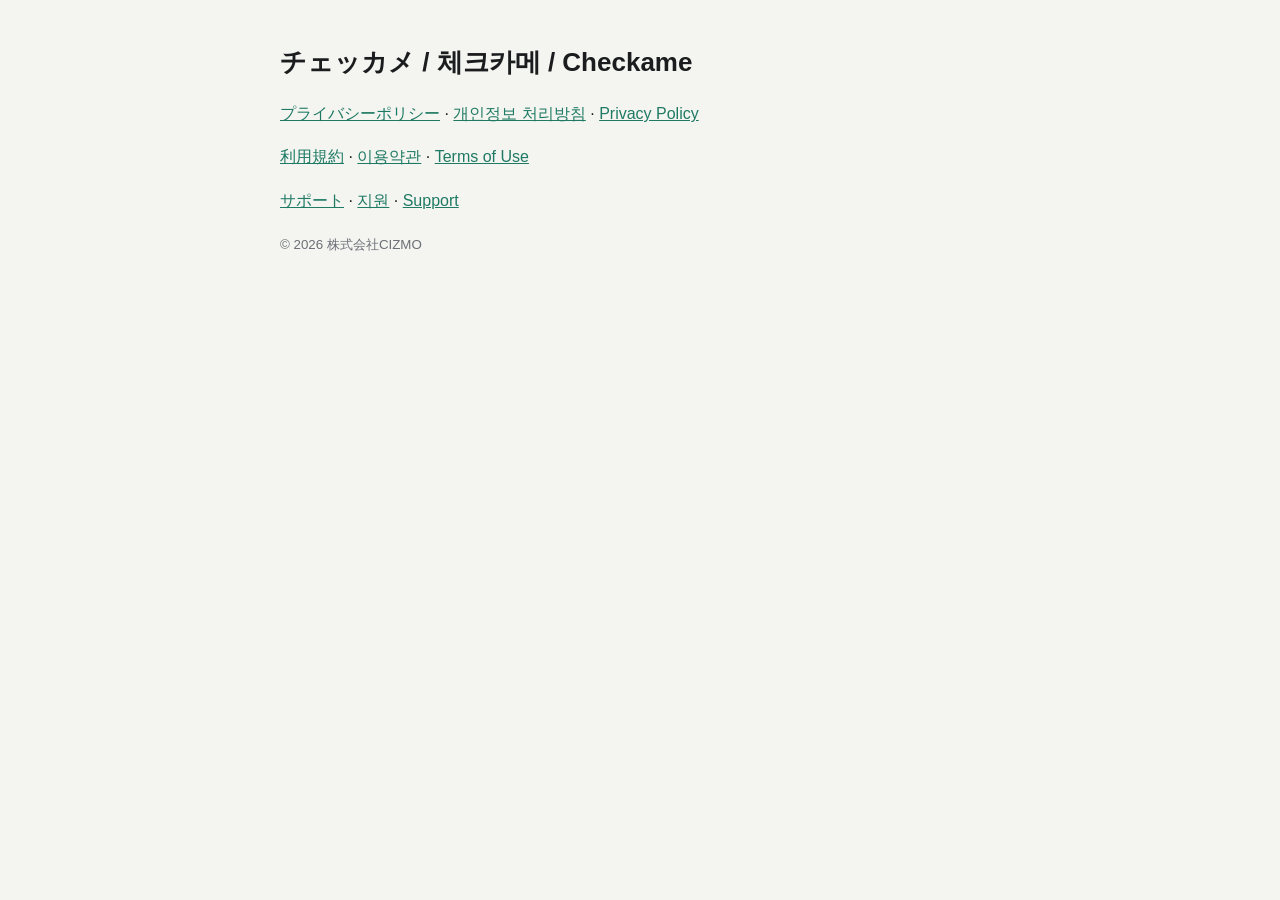
<file: checkame/index.html>
<!doctype html><html lang="ja"><head><meta charset="utf-8"><meta name="viewport" content="width=device-width,initial-scale=1"><title>チェッカメ</title><style>
:root{--accent:#1E7A63;--ink:#1B1C1E;--sub:#6B7076;--bg:#F4F4F1;--line:#E5E5E1}
body{margin:0;background:var(--bg);color:var(--ink);font:16px/1.7 -apple-system,"Hiragino Sans","Apple SD Gothic Neo",sans-serif}
main{max-width:720px;margin:0 auto;padding:40px 20px 80px}
h1{font-size:26px;margin:0 0 4px}h2{font-size:18px;margin:32px 0 8px;color:var(--accent)}
p,li{color:var(--ink)}small{color:var(--sub)}
.card{background:#fff;border:1px solid var(--line);border-radius:12px;padding:20px 24px;margin:16px 0}
nav a{color:var(--sub);margin-right:12px;text-decoration:none}nav a.on{color:var(--accent);font-weight:600}
a{color:var(--accent)}
</style></head><body><main><h1>チェッカメ / 체크카메 / Checkame</h1><p><a href="privacy.ja.html">プライバシーポリシー</a> · <a href="privacy.ko.html">개인정보 처리방침</a> · <a href="privacy.en.html">Privacy Policy</a></p><p><a href="terms.ja.html">利用規約</a> · <a href="terms.ko.html">이용약관</a> · <a href="terms.en.html">Terms of Use</a></p><p><a href="support.ja.html">サポート</a> · <a href="support.ko.html">지원</a> · <a href="support.en.html">Support</a></p><p><small>© 2026 株式会社CIZMO</small></p></main></body></html>
</file>
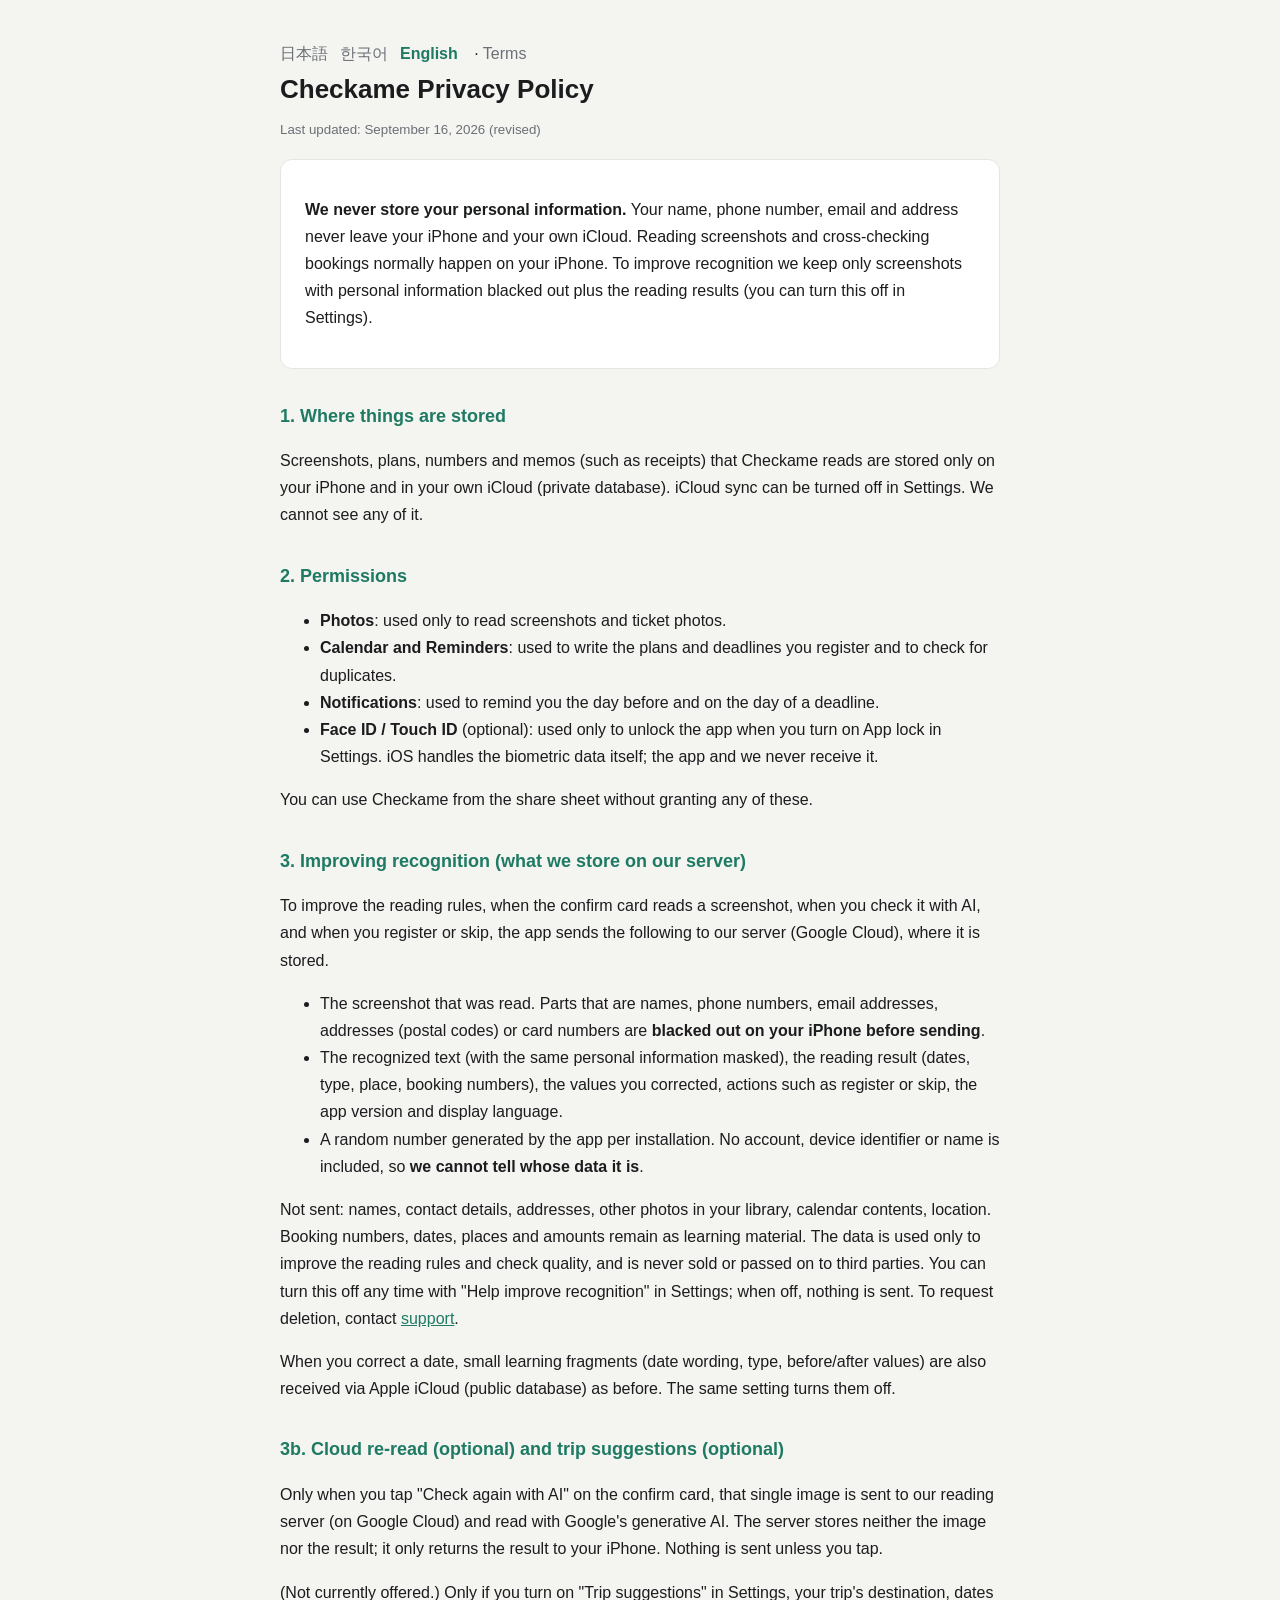
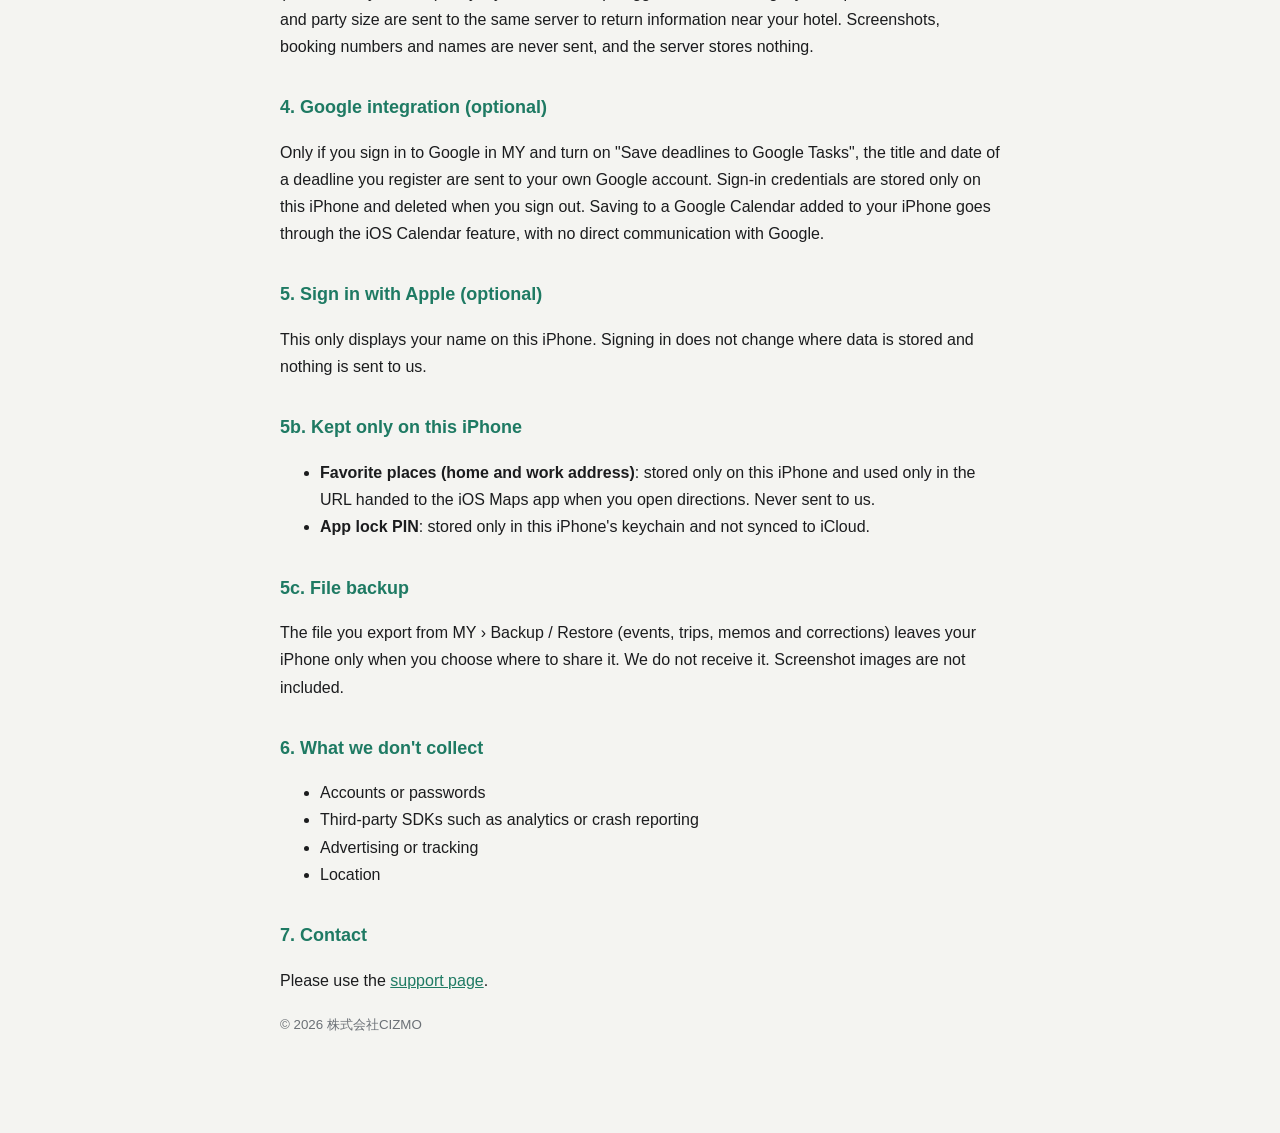
<file: checkame/privacy.en.html>
<!doctype html><html lang="en"><head><meta charset="utf-8"><meta name="viewport" content="width=device-width,initial-scale=1"><title>Privacy Policy — Checkame</title><style>
:root{--accent:#1E7A63;--ink:#1B1C1E;--sub:#6B7076;--bg:#F4F4F1;--line:#E5E5E1}
body{margin:0;background:var(--bg);color:var(--ink);font:16px/1.7 -apple-system,"Hiragino Sans","Apple SD Gothic Neo",sans-serif}
main{max-width:720px;margin:0 auto;padding:40px 20px 80px}
h1{font-size:26px;margin:0 0 4px}h2{font-size:18px;margin:32px 0 8px;color:var(--accent)}
p,li{color:var(--ink)}small{color:var(--sub)}
.card{background:#fff;border:1px solid var(--line);border-radius:12px;padding:20px 24px;margin:16px 0}
nav a{color:var(--sub);margin-right:12px;text-decoration:none}nav a.on{color:var(--accent);font-weight:600}
a{color:var(--accent)}
</style></head><body><main><nav><a href="privacy.ja.html" class="">日本語</a><a href="privacy.ko.html" class="">한국어</a><a href="privacy.en.html" class="on">English</a> · <a href="terms.en.html">Terms</a></nav>
<h1>Checkame Privacy Policy</h1><small>Last updated: September 16, 2026 (revised)</small>
<div class="card"><p><b>We never store your personal information.</b> Your name, phone number, email and address never leave your iPhone and your own iCloud. Reading screenshots and cross-checking bookings normally happen on your iPhone. To improve recognition we keep only screenshots with personal information blacked out plus the reading results (you can turn this off in Settings).</p></div>
<h2>1. Where things are stored</h2><p>Screenshots, plans, numbers and memos (such as receipts) that Checkame reads are stored only on your iPhone and in your own iCloud (private database). iCloud sync can be turned off in Settings. We cannot see any of it.</p>
<h2>2. Permissions</h2><ul><li><b>Photos</b>: used only to read screenshots and ticket photos.</li><li><b>Calendar and Reminders</b>: used to write the plans and deadlines you register and to check for duplicates.</li><li><b>Notifications</b>: used to remind you the day before and on the day of a deadline.</li><li><b>Face ID / Touch ID</b> (optional): used only to unlock the app when you turn on App lock in Settings. iOS handles the biometric data itself; the app and we never receive it.</li></ul><p>You can use Checkame from the share sheet without granting any of these.</p>
<h2>3. Improving recognition (what we store on our server)</h2><p>To improve the reading rules, when the confirm card reads a screenshot, when you check it with AI, and when you register or skip, the app sends the following to our server (Google Cloud), where it is stored.</p><ul><li>The screenshot that was read. Parts that are names, phone numbers, email addresses, addresses (postal codes) or card numbers are <b>blacked out on your iPhone before sending</b>.</li><li>The recognized text (with the same personal information masked), the reading result (dates, type, place, booking numbers), the values you corrected, actions such as register or skip, the app version and display language.</li><li>A random number generated by the app per installation. No account, device identifier or name is included, so <b>we cannot tell whose data it is</b>.</li></ul><p>Not sent: names, contact details, addresses, other photos in your library, calendar contents, location. Booking numbers, dates, places and amounts remain as learning material. The data is used only to improve the reading rules and check quality, and is never sold or passed on to third parties. You can turn this off any time with "Help improve recognition" in Settings; when off, nothing is sent. To request deletion, contact <a href="support.en.html">support</a>.</p><p>When you correct a date, small learning fragments (date wording, type, before/after values) are also received via Apple iCloud (public database) as before. The same setting turns them off.</p>
<h2>3b. Cloud re-read (optional) and trip suggestions (optional)</h2><p>Only when you tap "Check again with AI" on the confirm card, that single image is sent to our reading server (on Google Cloud) and read with Google's generative AI. The server stores neither the image nor the result; it only returns the result to your iPhone. Nothing is sent unless you tap.</p><p>(Not currently offered.) Only if you turn on "Trip suggestions" in Settings, your trip's destination, dates and party size are sent to the same server to return information near your hotel. Screenshots, booking numbers and names are never sent, and the server stores nothing.</p>
<h2>4. Google integration (optional)</h2><p>Only if you sign in to Google in MY and turn on "Save deadlines to Google Tasks", the title and date of a deadline you register are sent to your own Google account. Sign-in credentials are stored only on this iPhone and deleted when you sign out. Saving to a Google Calendar added to your iPhone goes through the iOS Calendar feature, with no direct communication with Google.</p>
<h2>5. Sign in with Apple (optional)</h2><p>This only displays your name on this iPhone. Signing in does not change where data is stored and nothing is sent to us.</p>
<h2>5b. Kept only on this iPhone</h2><ul><li><b>Favorite places (home and work address)</b>: stored only on this iPhone and used only in the URL handed to the iOS Maps app when you open directions. Never sent to us.</li><li><b>App lock PIN</b>: stored only in this iPhone's keychain and not synced to iCloud.</li></ul><h2>5c. File backup</h2><p>The file you export from MY › Backup / Restore (events, trips, memos and corrections) leaves your iPhone only when you choose where to share it. We do not receive it. Screenshot images are not included.</p><h2>6. What we don't collect</h2><ul><li>Accounts or passwords</li><li>Third-party SDKs such as analytics or crash reporting</li><li>Advertising or tracking</li><li>Location</li></ul>
<h2>7. Contact</h2><p>Please use the <a href="support.en.html">support page</a>.</p>
<p><small>© 2026 株式会社CIZMO</small></p></main></body></html>
</file>
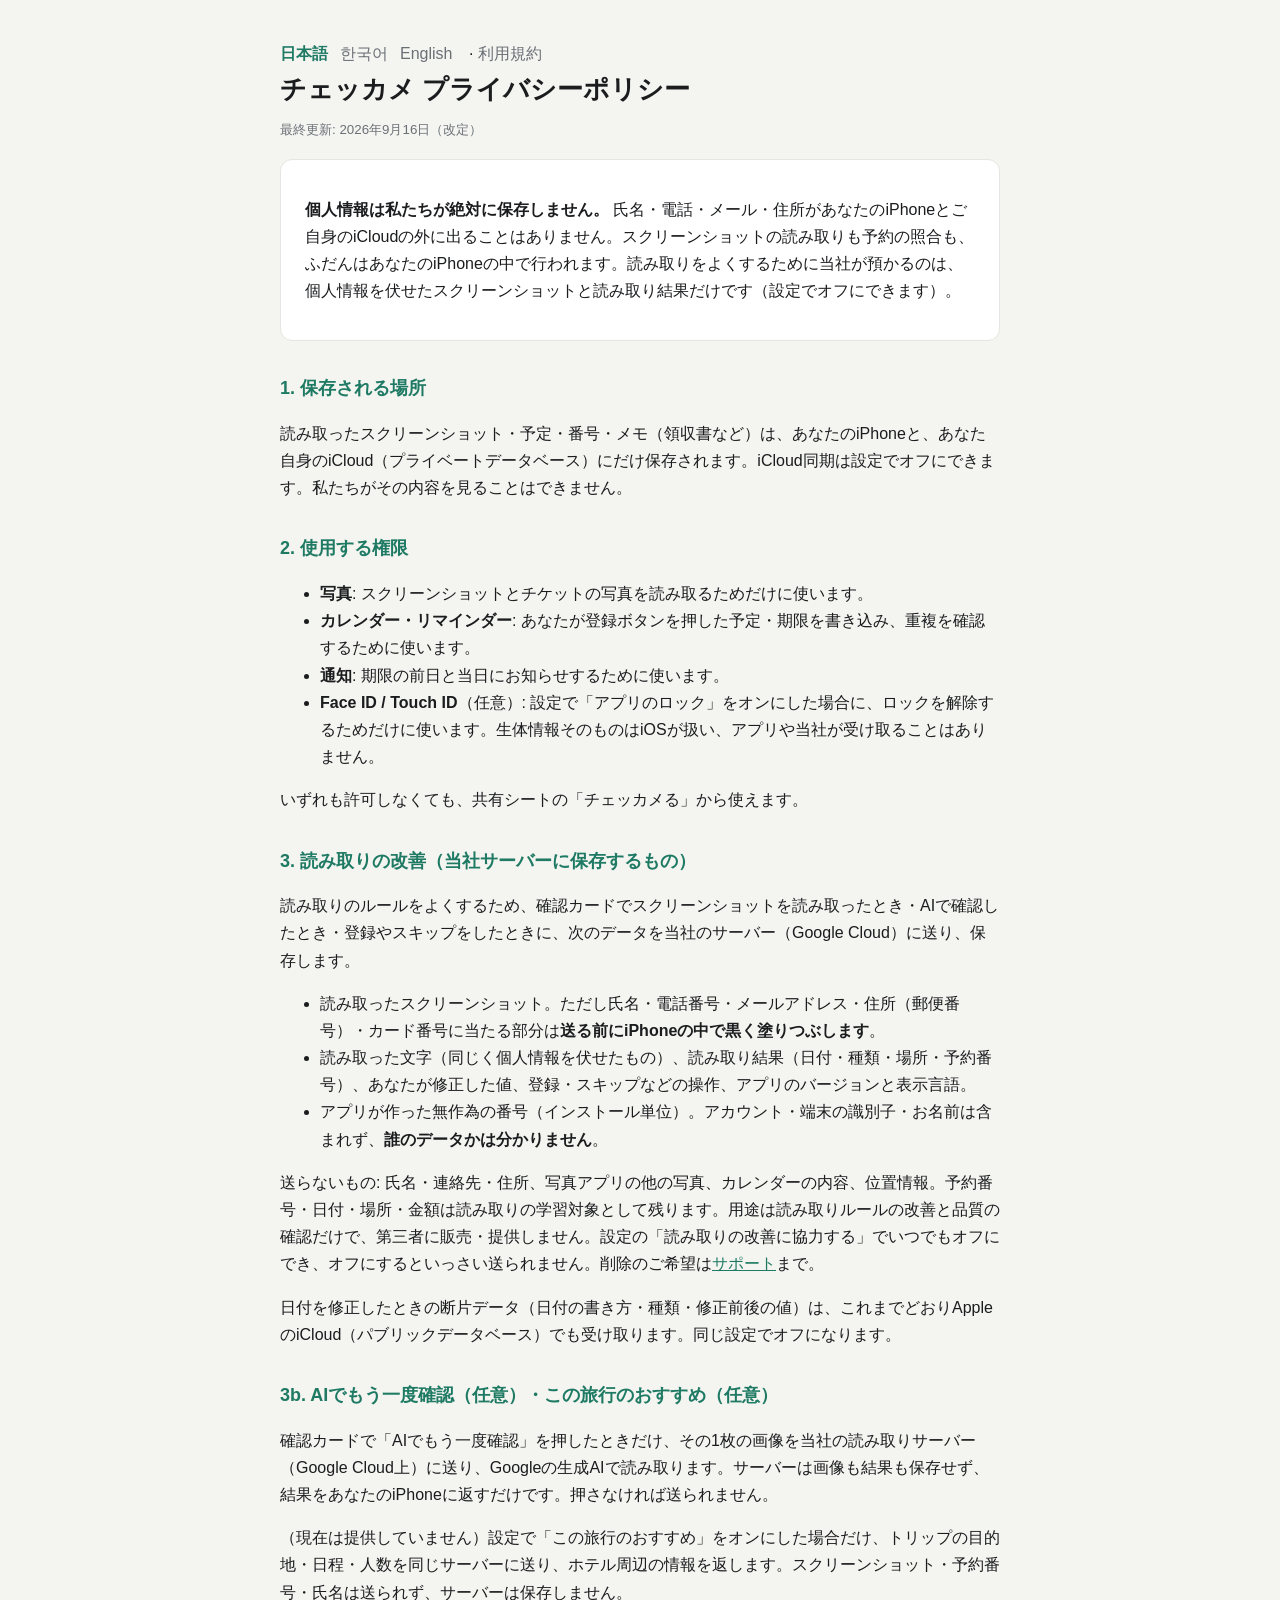
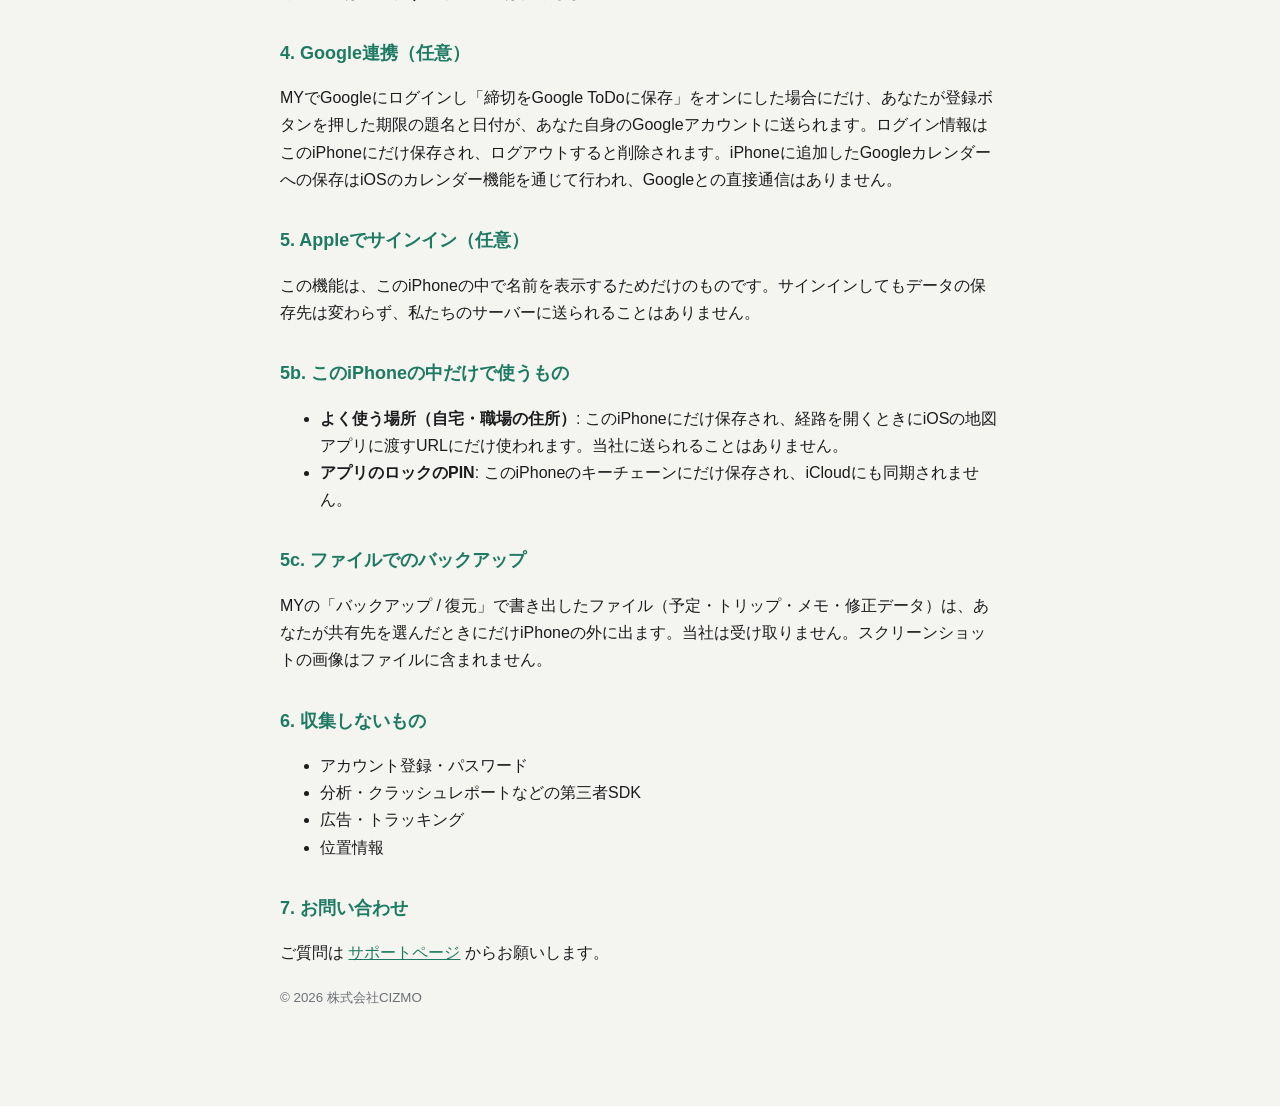
<file: checkame/privacy.ja.html>
<!doctype html><html lang="ja"><head><meta charset="utf-8"><meta name="viewport" content="width=device-width,initial-scale=1"><title>プライバシーポリシー — チェッカメ</title><style>
:root{--accent:#1E7A63;--ink:#1B1C1E;--sub:#6B7076;--bg:#F4F4F1;--line:#E5E5E1}
body{margin:0;background:var(--bg);color:var(--ink);font:16px/1.7 -apple-system,"Hiragino Sans","Apple SD Gothic Neo",sans-serif}
main{max-width:720px;margin:0 auto;padding:40px 20px 80px}
h1{font-size:26px;margin:0 0 4px}h2{font-size:18px;margin:32px 0 8px;color:var(--accent)}
p,li{color:var(--ink)}small{color:var(--sub)}
.card{background:#fff;border:1px solid var(--line);border-radius:12px;padding:20px 24px;margin:16px 0}
nav a{color:var(--sub);margin-right:12px;text-decoration:none}nav a.on{color:var(--accent);font-weight:600}
a{color:var(--accent)}
</style></head><body><main><nav><a href="privacy.ja.html" class="on">日本語</a><a href="privacy.ko.html" class="">한국어</a><a href="privacy.en.html" class="">English</a> · <a href="terms.ja.html">利用規約</a></nav>
<h1>チェッカメ プライバシーポリシー</h1><small>最終更新: 2026年9月16日（改定）</small>
<div class="card"><p><b>個人情報は私たちが絶対に保存しません。</b> 氏名・電話・メール・住所があなたのiPhoneとご自身のiCloudの外に出ることはありません。スクリーンショットの読み取りも予約の照合も、ふだんはあなたのiPhoneの中で行われます。読み取りをよくするために当社が預かるのは、個人情報を伏せたスクリーンショットと読み取り結果だけです（設定でオフにできます）。</p></div>
<h2>1. 保存される場所</h2><p>読み取ったスクリーンショット・予定・番号・メモ（領収書など）は、あなたのiPhoneと、あなた自身のiCloud（プライベートデータベース）にだけ保存されます。iCloud同期は設定でオフにできます。私たちがその内容を見ることはできません。</p>
<h2>2. 使用する権限</h2><ul><li><b>写真</b>: スクリーンショットとチケットの写真を読み取るためだけに使います。</li><li><b>カレンダー・リマインダー</b>: あなたが登録ボタンを押した予定・期限を書き込み、重複を確認するために使います。</li><li><b>通知</b>: 期限の前日と当日にお知らせするために使います。</li><li><b>Face ID / Touch ID</b>（任意）: 設定で「アプリのロック」をオンにした場合に、ロックを解除するためだけに使います。生体情報そのものはiOSが扱い、アプリや当社が受け取ることはありません。</li></ul><p>いずれも許可しなくても、共有シートの「チェッカメる」から使えます。</p>
<h2>3. 読み取りの改善（当社サーバーに保存するもの）</h2><p>読み取りのルールをよくするため、確認カードでスクリーンショットを読み取ったとき・AIで確認したとき・登録やスキップをしたときに、次のデータを当社のサーバー（Google Cloud）に送り、保存します。</p><ul><li>読み取ったスクリーンショット。ただし氏名・電話番号・メールアドレス・住所（郵便番号）・カード番号に当たる部分は<b>送る前にiPhoneの中で黒く塗りつぶします</b>。</li><li>読み取った文字（同じく個人情報を伏せたもの）、読み取り結果（日付・種類・場所・予約番号）、あなたが修正した値、登録・スキップなどの操作、アプリのバージョンと表示言語。</li><li>アプリが作った無作為の番号（インストール単位）。アカウント・端末の識別子・お名前は含まれず、<b>誰のデータかは分かりません</b>。</li></ul><p>送らないもの: 氏名・連絡先・住所、写真アプリの他の写真、カレンダーの内容、位置情報。予約番号・日付・場所・金額は読み取りの学習対象として残ります。用途は読み取りルールの改善と品質の確認だけで、第三者に販売・提供しません。設定の「読み取りの改善に協力する」でいつでもオフにでき、オフにするといっさい送られません。削除のご希望は<a href="support.ja.html">サポート</a>まで。</p><p>日付を修正したときの断片データ（日付の書き方・種類・修正前後の値）は、これまでどおりAppleのiCloud（パブリックデータベース）でも受け取ります。同じ設定でオフになります。</p>
<h2>3b. AIでもう一度確認（任意）・この旅行のおすすめ（任意）</h2><p>確認カードで「AIでもう一度確認」を押したときだけ、その1枚の画像を当社の読み取りサーバー（Google Cloud上）に送り、Googleの生成AIで読み取ります。サーバーは画像も結果も保存せず、結果をあなたのiPhoneに返すだけです。押さなければ送られません。</p><p>（現在は提供していません）設定で「この旅行のおすすめ」をオンにした場合だけ、トリップの目的地・日程・人数を同じサーバーに送り、ホテル周辺の情報を返します。スクリーンショット・予約番号・氏名は送られず、サーバーは保存しません。</p>
<h2>4. Google連携（任意）</h2><p>MYでGoogleにログインし「締切をGoogle ToDoに保存」をオンにした場合にだけ、あなたが登録ボタンを押した期限の題名と日付が、あなた自身のGoogleアカウントに送られます。ログイン情報はこのiPhoneにだけ保存され、ログアウトすると削除されます。iPhoneに追加したGoogleカレンダーへの保存はiOSのカレンダー機能を通じて行われ、Googleとの直接通信はありません。</p>
<h2>5. Appleでサインイン（任意）</h2><p>この機能は、このiPhoneの中で名前を表示するためだけのものです。サインインしてもデータの保存先は変わらず、私たちのサーバーに送られることはありません。</p>
<h2>5b. このiPhoneの中だけで使うもの</h2><ul><li><b>よく使う場所（自宅・職場の住所）</b>: このiPhoneにだけ保存され、経路を開くときにiOSの地図アプリに渡すURLにだけ使われます。当社に送られることはありません。</li><li><b>アプリのロックのPIN</b>: このiPhoneのキーチェーンにだけ保存され、iCloudにも同期されません。</li></ul><h2>5c. ファイルでのバックアップ</h2><p>MYの「バックアップ / 復元」で書き出したファイル（予定・トリップ・メモ・修正データ）は、あなたが共有先を選んだときにだけiPhoneの外に出ます。当社は受け取りません。スクリーンショットの画像はファイルに含まれません。</p><h2>6. 収集しないもの</h2><ul><li>アカウント登録・パスワード</li><li>分析・クラッシュレポートなどの第三者SDK</li><li>広告・トラッキング</li><li>位置情報</li></ul>
<h2>7. お問い合わせ</h2><p>ご質問は <a href="support.ja.html">サポートページ</a> からお願いします。</p>
<p><small>© 2026 株式会社CIZMO</small></p></main></body></html>
</file>
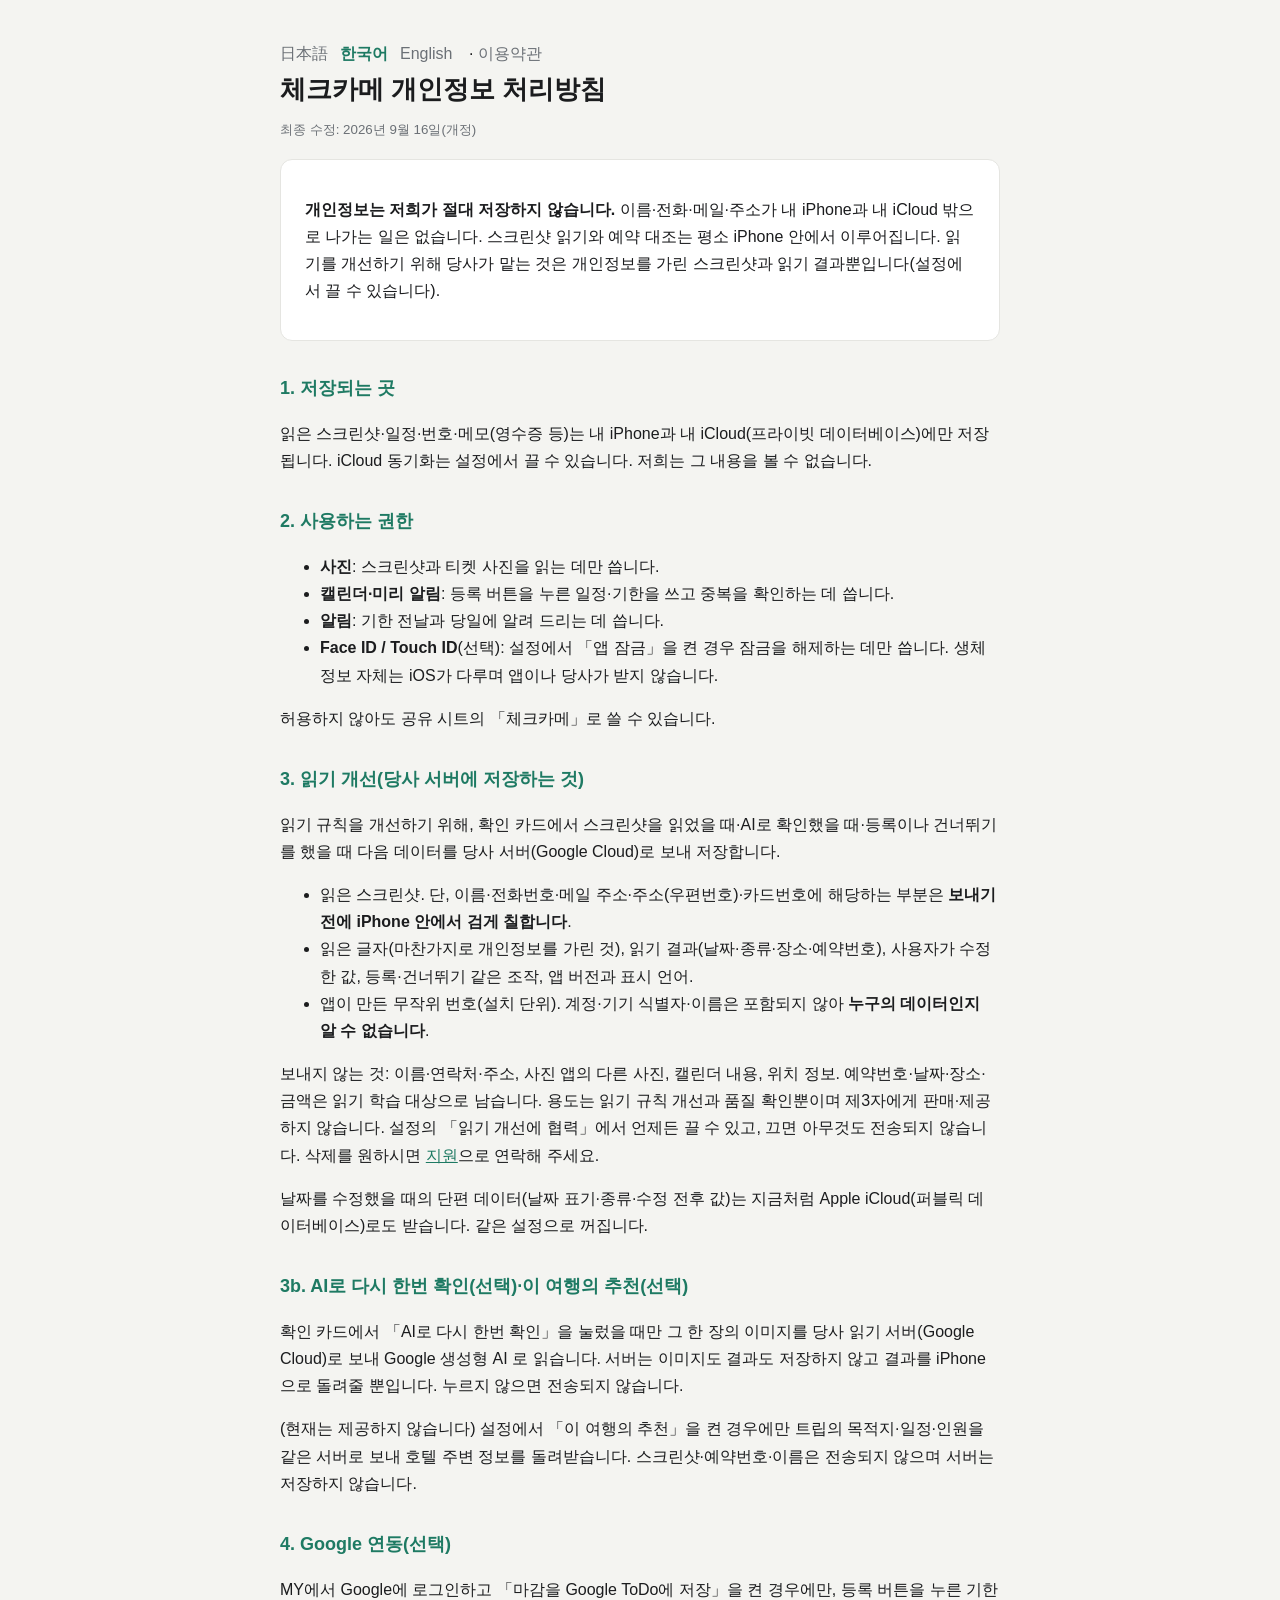
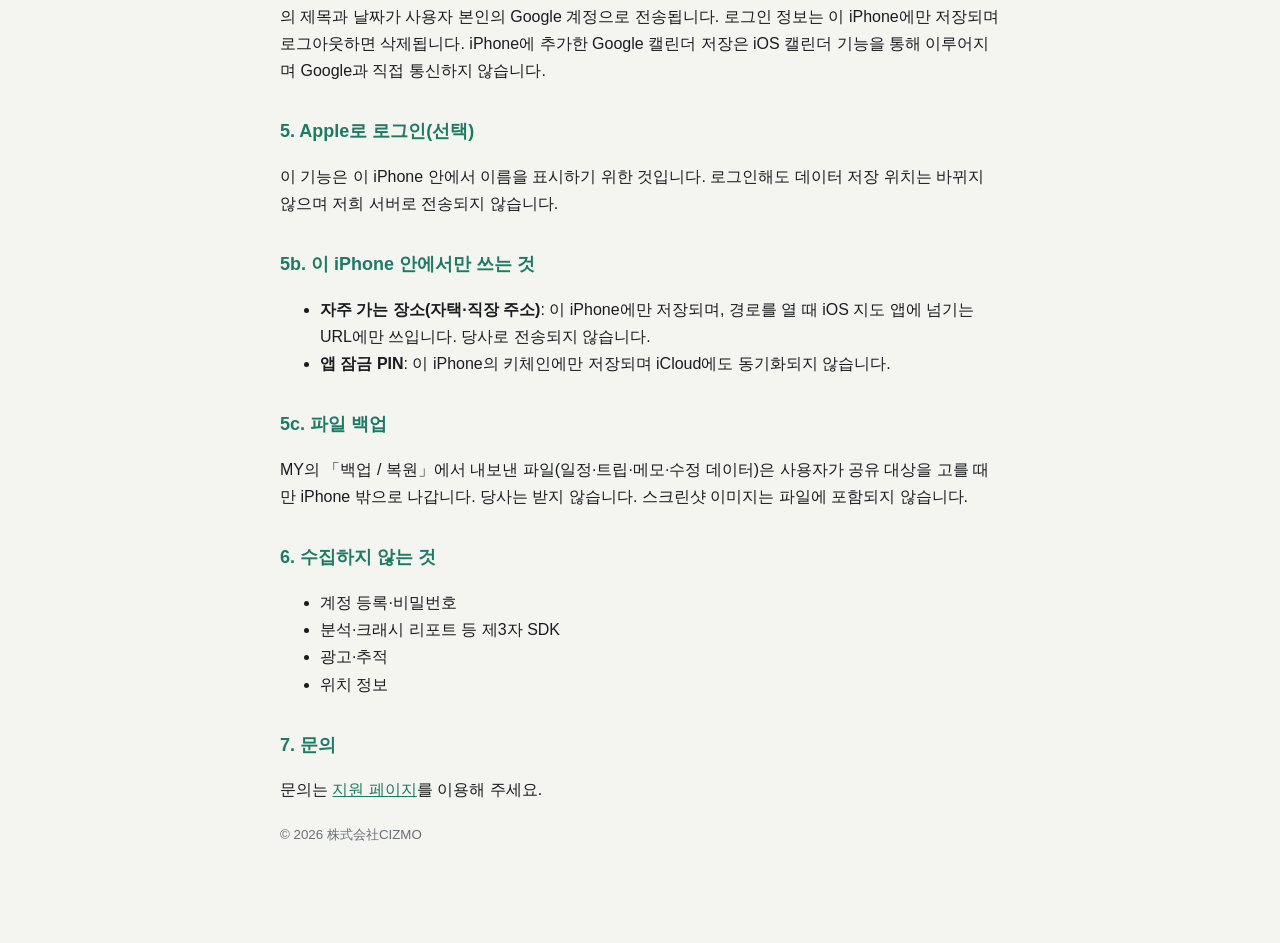
<file: checkame/privacy.ko.html>
<!doctype html><html lang="ko"><head><meta charset="utf-8"><meta name="viewport" content="width=device-width,initial-scale=1"><title>개인정보 처리방침 — 체크카메</title><style>
:root{--accent:#1E7A63;--ink:#1B1C1E;--sub:#6B7076;--bg:#F4F4F1;--line:#E5E5E1}
body{margin:0;background:var(--bg);color:var(--ink);font:16px/1.7 -apple-system,"Hiragino Sans","Apple SD Gothic Neo",sans-serif}
main{max-width:720px;margin:0 auto;padding:40px 20px 80px}
h1{font-size:26px;margin:0 0 4px}h2{font-size:18px;margin:32px 0 8px;color:var(--accent)}
p,li{color:var(--ink)}small{color:var(--sub)}
.card{background:#fff;border:1px solid var(--line);border-radius:12px;padding:20px 24px;margin:16px 0}
nav a{color:var(--sub);margin-right:12px;text-decoration:none}nav a.on{color:var(--accent);font-weight:600}
a{color:var(--accent)}
</style></head><body><main><nav><a href="privacy.ja.html" class="">日本語</a><a href="privacy.ko.html" class="on">한국어</a><a href="privacy.en.html" class="">English</a> · <a href="terms.ko.html">이용약관</a></nav>
<h1>체크카메 개인정보 처리방침</h1><small>최종 수정: 2026년 9월 16일(개정)</small>
<div class="card"><p><b>개인정보는 저희가 절대 저장하지 않습니다.</b> 이름·전화·메일·주소가 내 iPhone과 내 iCloud 밖으로 나가는 일은 없습니다. 스크린샷 읽기와 예약 대조는 평소 iPhone 안에서 이루어집니다. 읽기를 개선하기 위해 당사가 맡는 것은 개인정보를 가린 스크린샷과 읽기 결과뿐입니다(설정에서 끌 수 있습니다).</p></div>
<h2>1. 저장되는 곳</h2><p>읽은 스크린샷·일정·번호·메모(영수증 등)는 내 iPhone과 내 iCloud(프라이빗 데이터베이스)에만 저장됩니다. iCloud 동기화는 설정에서 끌 수 있습니다. 저희는 그 내용을 볼 수 없습니다.</p>
<h2>2. 사용하는 권한</h2><ul><li><b>사진</b>: 스크린샷과 티켓 사진을 읽는 데만 씁니다.</li><li><b>캘린더·미리 알림</b>: 등록 버튼을 누른 일정·기한을 쓰고 중복을 확인하는 데 씁니다.</li><li><b>알림</b>: 기한 전날과 당일에 알려 드리는 데 씁니다.</li><li><b>Face ID / Touch ID</b>(선택): 설정에서 「앱 잠금」을 켠 경우 잠금을 해제하는 데만 씁니다. 생체 정보 자체는 iOS가 다루며 앱이나 당사가 받지 않습니다.</li></ul><p>허용하지 않아도 공유 시트의 「체크카메」로 쓸 수 있습니다.</p>
<h2>3. 읽기 개선(당사 서버에 저장하는 것)</h2><p>읽기 규칙을 개선하기 위해, 확인 카드에서 스크린샷을 읽었을 때·AI로 확인했을 때·등록이나 건너뛰기를 했을 때 다음 데이터를 당사 서버(Google Cloud)로 보내 저장합니다.</p><ul><li>읽은 스크린샷. 단, 이름·전화번호·메일 주소·주소(우편번호)·카드번호에 해당하는 부분은 <b>보내기 전에 iPhone 안에서 검게 칠합니다</b>.</li><li>읽은 글자(마찬가지로 개인정보를 가린 것), 읽기 결과(날짜·종류·장소·예약번호), 사용자가 수정한 값, 등록·건너뛰기 같은 조작, 앱 버전과 표시 언어.</li><li>앱이 만든 무작위 번호(설치 단위). 계정·기기 식별자·이름은 포함되지 않아 <b>누구의 데이터인지 알 수 없습니다</b>.</li></ul><p>보내지 않는 것: 이름·연락처·주소, 사진 앱의 다른 사진, 캘린더 내용, 위치 정보. 예약번호·날짜·장소·금액은 읽기 학습 대상으로 남습니다. 용도는 읽기 규칙 개선과 품질 확인뿐이며 제3자에게 판매·제공하지 않습니다. 설정의 「읽기 개선에 협력」에서 언제든 끌 수 있고, 끄면 아무것도 전송되지 않습니다. 삭제를 원하시면 <a href="support.ko.html">지원</a>으로 연락해 주세요.</p><p>날짜를 수정했을 때의 단편 데이터(날짜 표기·종류·수정 전후 값)는 지금처럼 Apple iCloud(퍼블릭 데이터베이스)로도 받습니다. 같은 설정으로 꺼집니다.</p>
<h2>3b. AI로 다시 한번 확인(선택)·이 여행의 추천(선택)</h2><p>확인 카드에서 「AI로 다시 한번 확인」을 눌렀을 때만 그 한 장의 이미지를 당사 읽기 서버(Google Cloud)로 보내 Google 생성형 AI 로 읽습니다. 서버는 이미지도 결과도 저장하지 않고 결과를 iPhone 으로 돌려줄 뿐입니다. 누르지 않으면 전송되지 않습니다.</p><p>(현재는 제공하지 않습니다) 설정에서 「이 여행의 추천」을 켠 경우에만 트립의 목적지·일정·인원을 같은 서버로 보내 호텔 주변 정보를 돌려받습니다. 스크린샷·예약번호·이름은 전송되지 않으며 서버는 저장하지 않습니다.</p>
<h2>4. Google 연동(선택)</h2><p>MY에서 Google에 로그인하고 「마감을 Google ToDo에 저장」을 켠 경우에만, 등록 버튼을 누른 기한의 제목과 날짜가 사용자 본인의 Google 계정으로 전송됩니다. 로그인 정보는 이 iPhone에만 저장되며 로그아웃하면 삭제됩니다. iPhone에 추가한 Google 캘린더 저장은 iOS 캘린더 기능을 통해 이루어지며 Google과 직접 통신하지 않습니다.</p>
<h2>5. Apple로 로그인(선택)</h2><p>이 기능은 이 iPhone 안에서 이름을 표시하기 위한 것입니다. 로그인해도 데이터 저장 위치는 바뀌지 않으며 저희 서버로 전송되지 않습니다.</p>
<h2>5b. 이 iPhone 안에서만 쓰는 것</h2><ul><li><b>자주 가는 장소(자택·직장 주소)</b>: 이 iPhone에만 저장되며, 경로를 열 때 iOS 지도 앱에 넘기는 URL에만 쓰입니다. 당사로 전송되지 않습니다.</li><li><b>앱 잠금 PIN</b>: 이 iPhone의 키체인에만 저장되며 iCloud에도 동기화되지 않습니다.</li></ul><h2>5c. 파일 백업</h2><p>MY의 「백업 / 복원」에서 내보낸 파일(일정·트립·메모·수정 데이터)은 사용자가 공유 대상을 고를 때만 iPhone 밖으로 나갑니다. 당사는 받지 않습니다. 스크린샷 이미지는 파일에 포함되지 않습니다.</p><h2>6. 수집하지 않는 것</h2><ul><li>계정 등록·비밀번호</li><li>분석·크래시 리포트 등 제3자 SDK</li><li>광고·추적</li><li>위치 정보</li></ul>
<h2>7. 문의</h2><p>문의는 <a href="support.ko.html">지원 페이지</a>를 이용해 주세요.</p>
<p><small>© 2026 株式会社CIZMO</small></p></main></body></html>
</file>
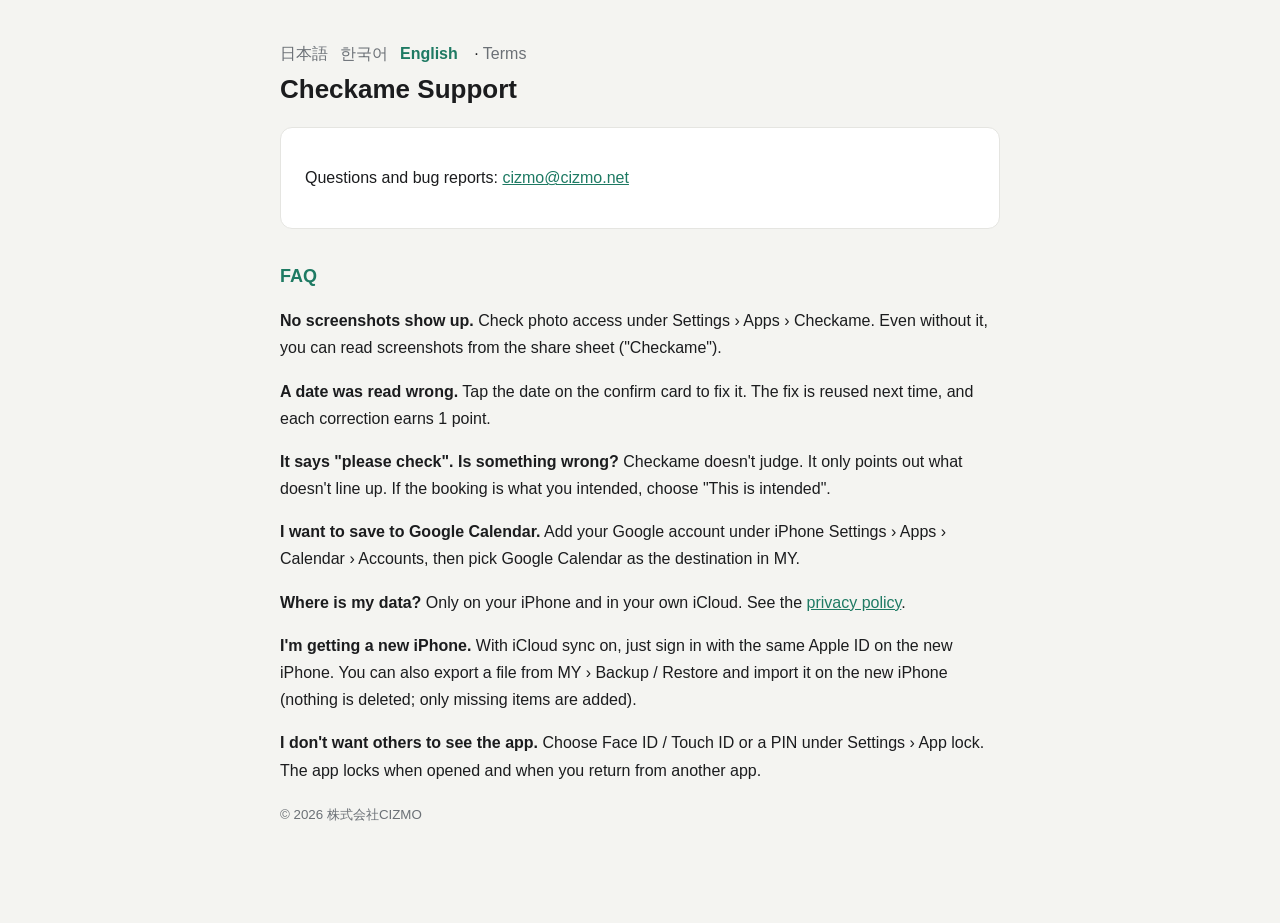
<file: checkame/support.en.html>
<!doctype html><html lang="en"><head><meta charset="utf-8"><meta name="viewport" content="width=device-width,initial-scale=1"><title>Support — Checkame</title><style>
:root{--accent:#1E7A63;--ink:#1B1C1E;--sub:#6B7076;--bg:#F4F4F1;--line:#E5E5E1}
body{margin:0;background:var(--bg);color:var(--ink);font:16px/1.7 -apple-system,"Hiragino Sans","Apple SD Gothic Neo",sans-serif}
main{max-width:720px;margin:0 auto;padding:40px 20px 80px}
h1{font-size:26px;margin:0 0 4px}h2{font-size:18px;margin:32px 0 8px;color:var(--accent)}
p,li{color:var(--ink)}small{color:var(--sub)}
.card{background:#fff;border:1px solid var(--line);border-radius:12px;padding:20px 24px;margin:16px 0}
nav a{color:var(--sub);margin-right:12px;text-decoration:none}nav a.on{color:var(--accent);font-weight:600}
a{color:var(--accent)}
</style></head><body><main><nav><a href="support.ja.html" class="">日本語</a><a href="support.ko.html" class="">한국어</a><a href="support.en.html" class="on">English</a> · <a href="terms.en.html">Terms</a></nav>
<h1>Checkame Support</h1>
<div class="card"><p>Questions and bug reports: <a href="mailto:cizmo@cizmo.net">cizmo@cizmo.net</a></p></div>
<h2>FAQ</h2>
<p><b>No screenshots show up.</b> Check photo access under Settings › Apps › Checkame. Even without it, you can read screenshots from the share sheet ("Checkame").</p>
<p><b>A date was read wrong.</b> Tap the date on the confirm card to fix it. The fix is reused next time, and each correction earns 1 point.</p>
<p><b>It says "please check". Is something wrong?</b> Checkame doesn't judge. It only points out what doesn't line up. If the booking is what you intended, choose "This is intended".</p>
<p><b>I want to save to Google Calendar.</b> Add your Google account under iPhone Settings › Apps › Calendar › Accounts, then pick Google Calendar as the destination in MY.</p>
<p><b>Where is my data?</b> Only on your iPhone and in your own iCloud. See the <a href="privacy.en.html">privacy policy</a>.</p>
<p><b>I'm getting a new iPhone.</b> With iCloud sync on, just sign in with the same Apple ID on the new iPhone. You can also export a file from MY › Backup / Restore and import it on the new iPhone (nothing is deleted; only missing items are added).</p><p><b>I don't want others to see the app.</b> Choose Face ID / Touch ID or a PIN under Settings › App lock. The app locks when opened and when you return from another app.</p><p><small>© 2026 株式会社CIZMO</small></p></main></body></html>
</file>
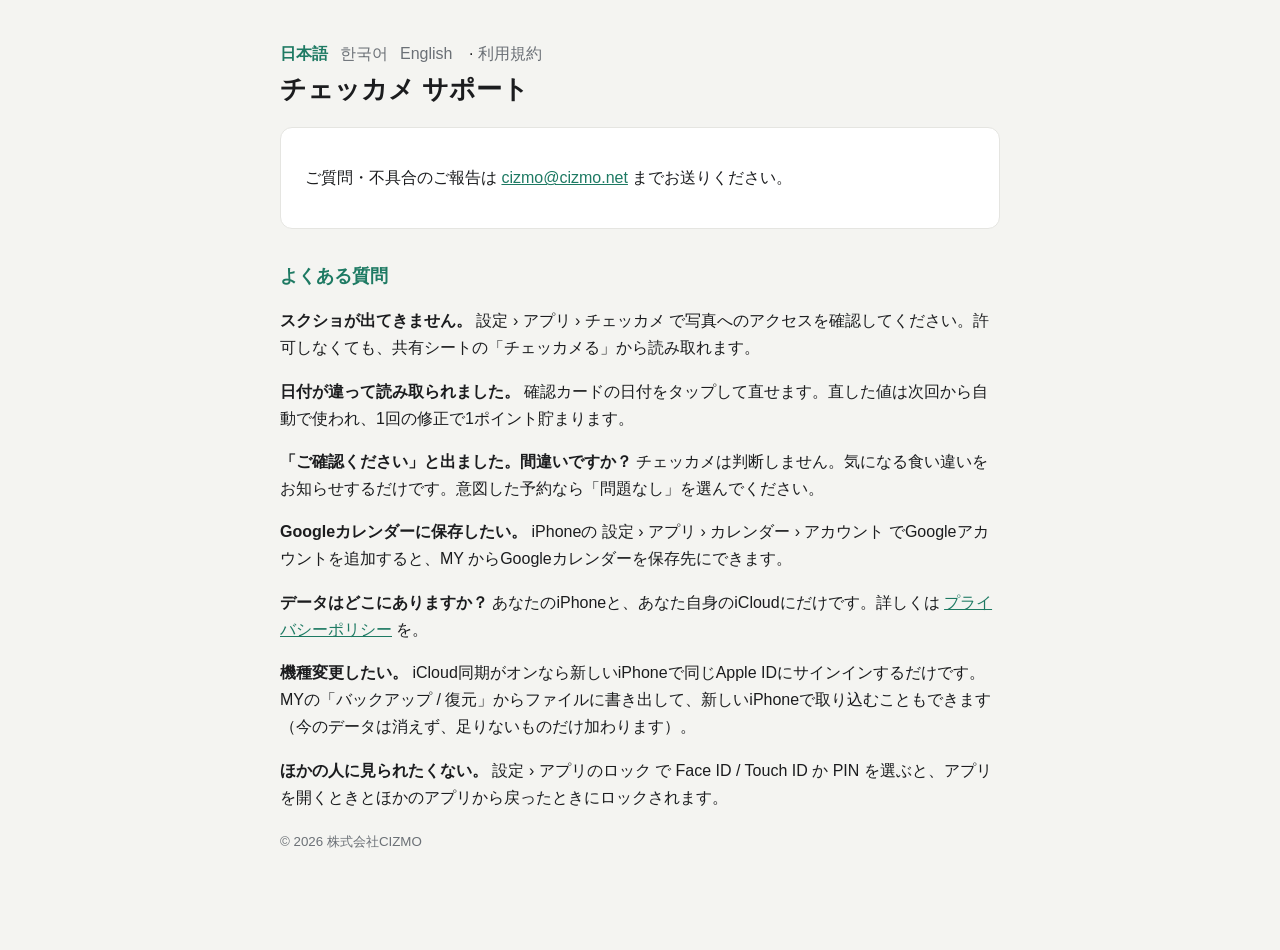
<file: checkame/support.ja.html>
<!doctype html><html lang="ja"><head><meta charset="utf-8"><meta name="viewport" content="width=device-width,initial-scale=1"><title>サポート — チェッカメ</title><style>
:root{--accent:#1E7A63;--ink:#1B1C1E;--sub:#6B7076;--bg:#F4F4F1;--line:#E5E5E1}
body{margin:0;background:var(--bg);color:var(--ink);font:16px/1.7 -apple-system,"Hiragino Sans","Apple SD Gothic Neo",sans-serif}
main{max-width:720px;margin:0 auto;padding:40px 20px 80px}
h1{font-size:26px;margin:0 0 4px}h2{font-size:18px;margin:32px 0 8px;color:var(--accent)}
p,li{color:var(--ink)}small{color:var(--sub)}
.card{background:#fff;border:1px solid var(--line);border-radius:12px;padding:20px 24px;margin:16px 0}
nav a{color:var(--sub);margin-right:12px;text-decoration:none}nav a.on{color:var(--accent);font-weight:600}
a{color:var(--accent)}
</style></head><body><main><nav><a href="support.ja.html" class="on">日本語</a><a href="support.ko.html" class="">한국어</a><a href="support.en.html" class="">English</a> · <a href="terms.ja.html">利用規約</a></nav>
<h1>チェッカメ サポート</h1>
<div class="card"><p>ご質問・不具合のご報告は <a href="mailto:cizmo@cizmo.net">cizmo@cizmo.net</a> までお送りください。</p></div>
<h2>よくある質問</h2>
<p><b>スクショが出てきません。</b> 設定 › アプリ › チェッカメ で写真へのアクセスを確認してください。許可しなくても、共有シートの「チェッカメる」から読み取れます。</p>
<p><b>日付が違って読み取られました。</b> 確認カードの日付をタップして直せます。直した値は次回から自動で使われ、1回の修正で1ポイント貯まります。</p>
<p><b>「ご確認ください」と出ました。間違いですか？</b> チェッカメは判断しません。気になる食い違いをお知らせするだけです。意図した予約なら「問題なし」を選んでください。</p>
<p><b>Googleカレンダーに保存したい。</b> iPhoneの 設定 › アプリ › カレンダー › アカウント でGoogleアカウントを追加すると、MY からGoogleカレンダーを保存先にできます。</p>
<p><b>データはどこにありますか？</b> あなたのiPhoneと、あなた自身のiCloudにだけです。詳しくは <a href="privacy.ja.html">プライバシーポリシー</a> を。</p>
<p><b>機種変更したい。</b> iCloud同期がオンなら新しいiPhoneで同じApple IDにサインインするだけです。MYの「バックアップ / 復元」からファイルに書き出して、新しいiPhoneで取り込むこともできます（今のデータは消えず、足りないものだけ加わります）。</p><p><b>ほかの人に見られたくない。</b> 設定 › アプリのロック で Face ID / Touch ID か PIN を選ぶと、アプリを開くときとほかのアプリから戻ったときにロックされます。</p><p><small>© 2026 株式会社CIZMO</small></p></main></body></html>
</file>
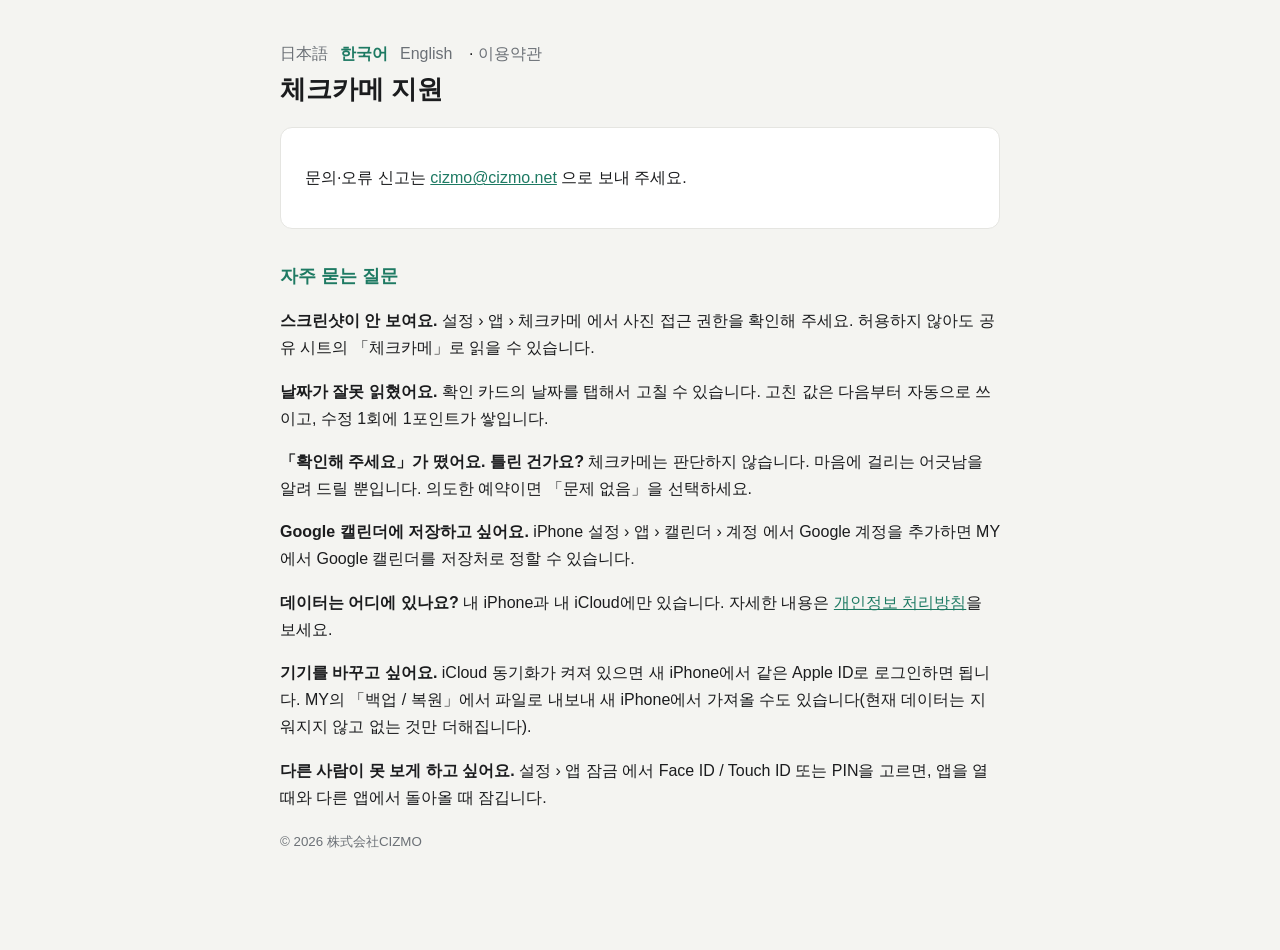
<file: checkame/support.ko.html>
<!doctype html><html lang="ko"><head><meta charset="utf-8"><meta name="viewport" content="width=device-width,initial-scale=1"><title>지원 — 체크카메</title><style>
:root{--accent:#1E7A63;--ink:#1B1C1E;--sub:#6B7076;--bg:#F4F4F1;--line:#E5E5E1}
body{margin:0;background:var(--bg);color:var(--ink);font:16px/1.7 -apple-system,"Hiragino Sans","Apple SD Gothic Neo",sans-serif}
main{max-width:720px;margin:0 auto;padding:40px 20px 80px}
h1{font-size:26px;margin:0 0 4px}h2{font-size:18px;margin:32px 0 8px;color:var(--accent)}
p,li{color:var(--ink)}small{color:var(--sub)}
.card{background:#fff;border:1px solid var(--line);border-radius:12px;padding:20px 24px;margin:16px 0}
nav a{color:var(--sub);margin-right:12px;text-decoration:none}nav a.on{color:var(--accent);font-weight:600}
a{color:var(--accent)}
</style></head><body><main><nav><a href="support.ja.html" class="">日本語</a><a href="support.ko.html" class="on">한국어</a><a href="support.en.html" class="">English</a> · <a href="terms.ko.html">이용약관</a></nav>
<h1>체크카메 지원</h1>
<div class="card"><p>문의·오류 신고는 <a href="mailto:cizmo@cizmo.net">cizmo@cizmo.net</a> 으로 보내 주세요.</p></div>
<h2>자주 묻는 질문</h2>
<p><b>스크린샷이 안 보여요.</b> 설정 › 앱 › 체크카메 에서 사진 접근 권한을 확인해 주세요. 허용하지 않아도 공유 시트의 「체크카메」로 읽을 수 있습니다.</p>
<p><b>날짜가 잘못 읽혔어요.</b> 확인 카드의 날짜를 탭해서 고칠 수 있습니다. 고친 값은 다음부터 자동으로 쓰이고, 수정 1회에 1포인트가 쌓입니다.</p>
<p><b>「확인해 주세요」가 떴어요. 틀린 건가요?</b> 체크카메는 판단하지 않습니다. 마음에 걸리는 어긋남을 알려 드릴 뿐입니다. 의도한 예약이면 「문제 없음」을 선택하세요.</p>
<p><b>Google 캘린더에 저장하고 싶어요.</b> iPhone 설정 › 앱 › 캘린더 › 계정 에서 Google 계정을 추가하면 MY 에서 Google 캘린더를 저장처로 정할 수 있습니다.</p>
<p><b>데이터는 어디에 있나요?</b> 내 iPhone과 내 iCloud에만 있습니다. 자세한 내용은 <a href="privacy.ko.html">개인정보 처리방침</a>을 보세요.</p>
<p><b>기기를 바꾸고 싶어요.</b> iCloud 동기화가 켜져 있으면 새 iPhone에서 같은 Apple ID로 로그인하면 됩니다. MY의 「백업 / 복원」에서 파일로 내보내 새 iPhone에서 가져올 수도 있습니다(현재 데이터는 지워지지 않고 없는 것만 더해집니다).</p><p><b>다른 사람이 못 보게 하고 싶어요.</b> 설정 › 앱 잠금 에서 Face ID / Touch ID 또는 PIN을 고르면, 앱을 열 때와 다른 앱에서 돌아올 때 잠깁니다.</p><p><small>© 2026 株式会社CIZMO</small></p></main></body></html>
</file>
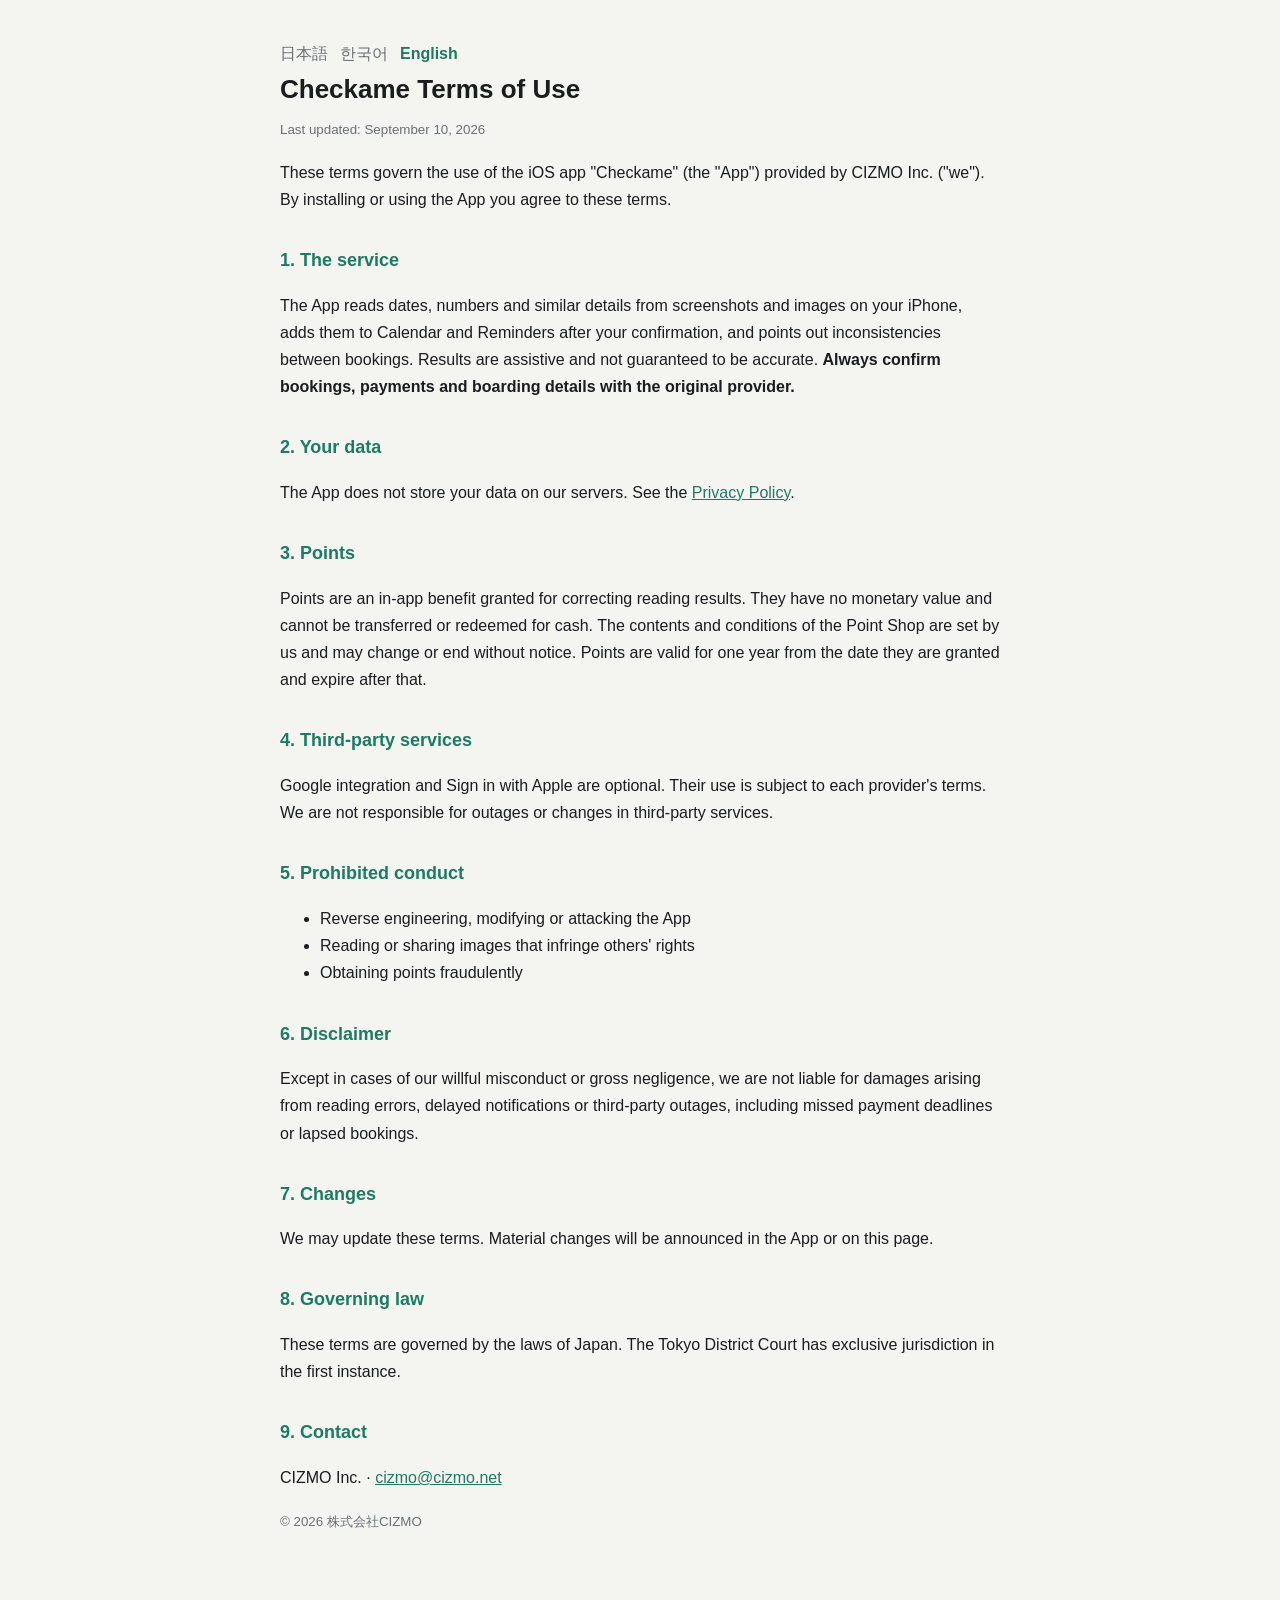
<file: checkame/terms.en.html>
<!doctype html><html lang="en"><head><meta charset="utf-8"><meta name="viewport" content="width=device-width,initial-scale=1"><title>Terms of Use — Checkame</title><style>
:root{--accent:#1E7A63;--ink:#1B1C1E;--sub:#6B7076;--bg:#F4F4F1;--line:#E5E5E1}
body{margin:0;background:var(--bg);color:var(--ink);font:16px/1.7 -apple-system,"Hiragino Sans","Apple SD Gothic Neo",sans-serif}
main{max-width:720px;margin:0 auto;padding:40px 20px 80px}
h1{font-size:26px;margin:0 0 4px}h2{font-size:18px;margin:32px 0 8px;color:var(--accent)}
p,li{color:var(--ink)}small{color:var(--sub)}
.card{background:#fff;border:1px solid var(--line);border-radius:12px;padding:20px 24px;margin:16px 0}
nav a{color:var(--sub);margin-right:12px;text-decoration:none}nav a.on{color:var(--accent);font-weight:600}
a{color:var(--accent)}
</style></head><body><main><nav><a href="terms.ja.html" class="">日本語</a><a href="terms.ko.html" class="">한국어</a><a href="terms.en.html" class="on">English</a></nav>
<h1>Checkame Terms of Use</h1><small>Last updated: September 10, 2026</small>
<p>These terms govern the use of the iOS app "Checkame" (the "App") provided by CIZMO Inc. ("we"). By installing or using the App you agree to these terms.</p>
<h2>1. The service</h2><p>The App reads dates, numbers and similar details from screenshots and images on your iPhone, adds them to Calendar and Reminders after your confirmation, and points out inconsistencies between bookings. Results are assistive and not guaranteed to be accurate. <b>Always confirm bookings, payments and boarding details with the original provider.</b></p>
<h2>2. Your data</h2><p>The App does not store your data on our servers. See the <a href="privacy.en.html">Privacy Policy</a>.</p>
<h2>3. Points</h2><p>Points are an in-app benefit granted for correcting reading results. They have no monetary value and cannot be transferred or redeemed for cash. The contents and conditions of the Point Shop are set by us and may change or end without notice. Points are valid for one year from the date they are granted and expire after that.</p>
<h2>4. Third-party services</h2><p>Google integration and Sign in with Apple are optional. Their use is subject to each provider's terms. We are not responsible for outages or changes in third-party services.</p>
<h2>5. Prohibited conduct</h2><ul><li>Reverse engineering, modifying or attacking the App</li><li>Reading or sharing images that infringe others' rights</li><li>Obtaining points fraudulently</li></ul>
<h2>6. Disclaimer</h2><p>Except in cases of our willful misconduct or gross negligence, we are not liable for damages arising from reading errors, delayed notifications or third-party outages, including missed payment deadlines or lapsed bookings.</p>
<h2>7. Changes</h2><p>We may update these terms. Material changes will be announced in the App or on this page.</p>
<h2>8. Governing law</h2><p>These terms are governed by the laws of Japan. The Tokyo District Court has exclusive jurisdiction in the first instance.</p>
<h2>9. Contact</h2><p>CIZMO Inc. · <a href="mailto:cizmo@cizmo.net">cizmo@cizmo.net</a></p>
<p><small>© 2026 株式会社CIZMO</small></p></main></body></html>
</file>
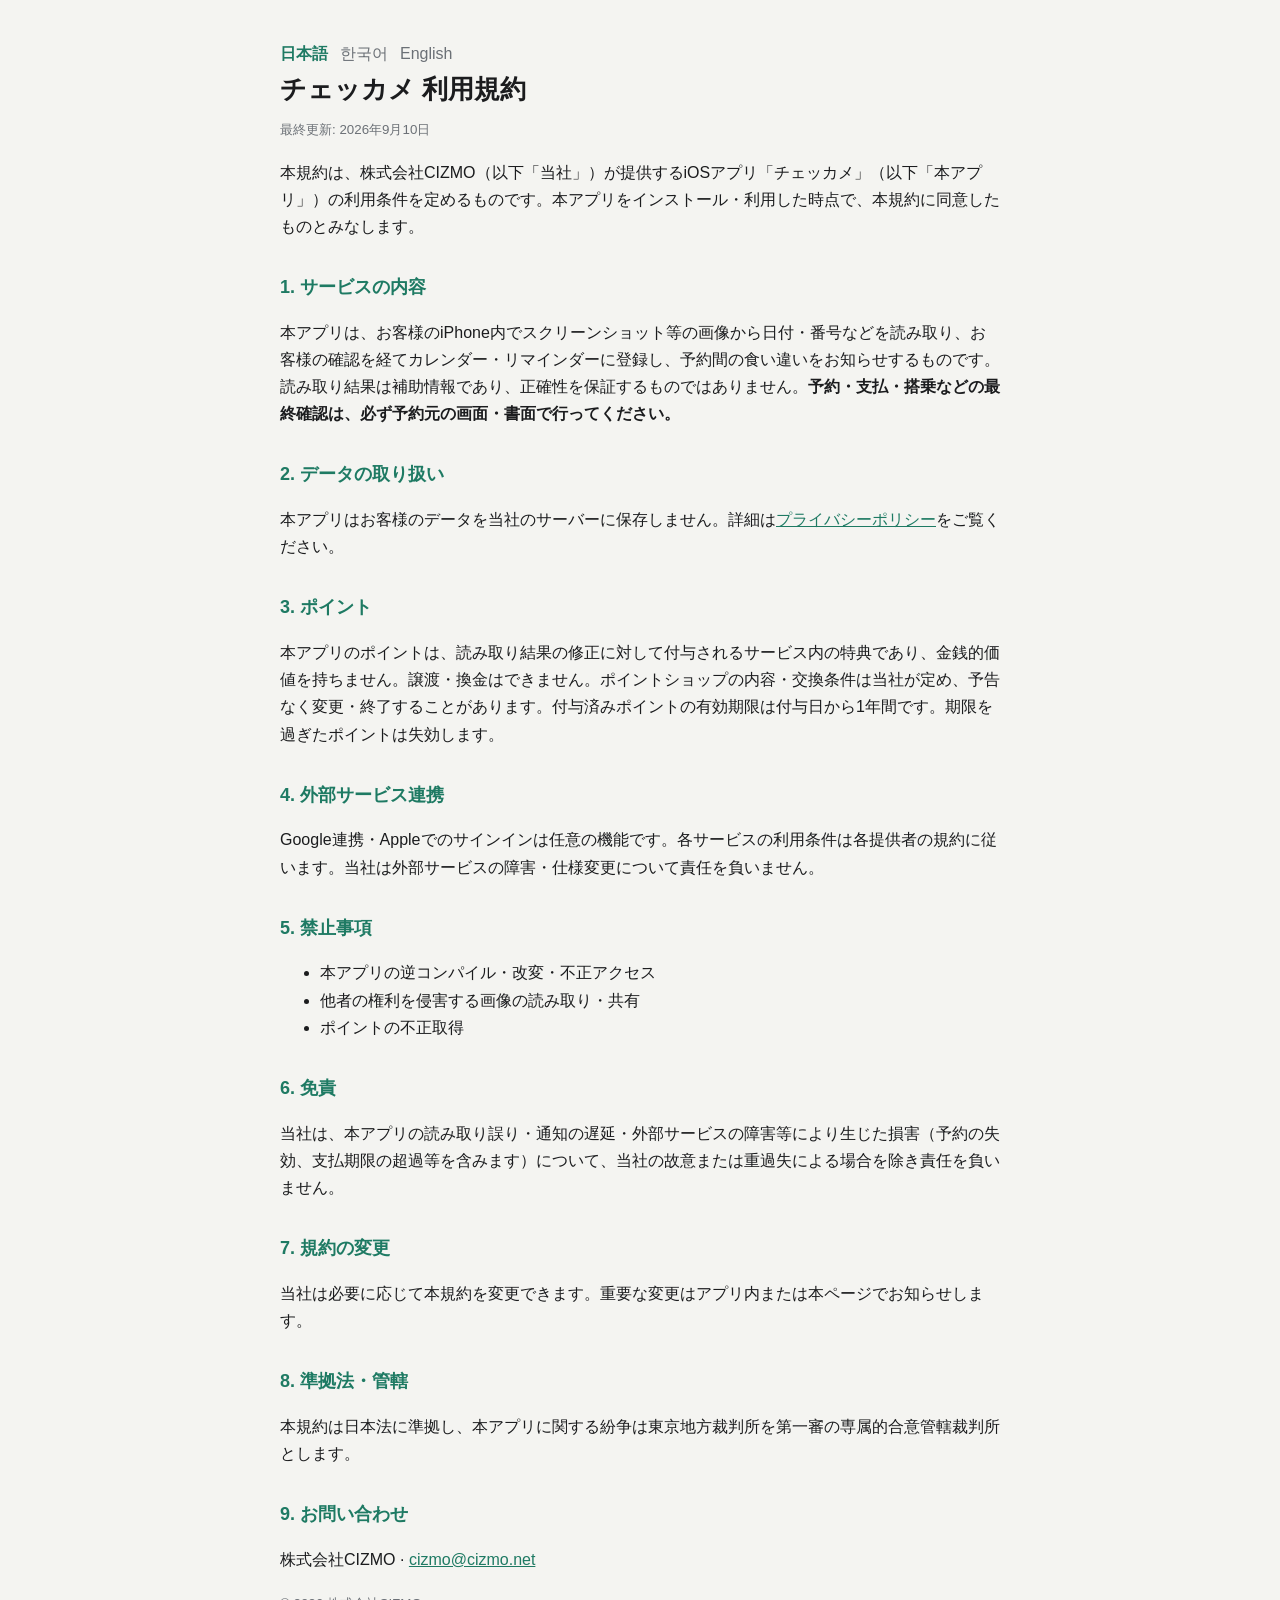
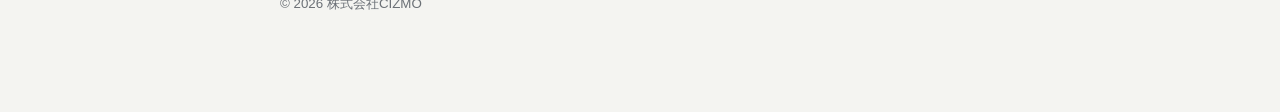
<file: checkame/terms.ja.html>
<!doctype html><html lang="ja"><head><meta charset="utf-8"><meta name="viewport" content="width=device-width,initial-scale=1"><title>利用規約 — チェッカメ</title><style>
:root{--accent:#1E7A63;--ink:#1B1C1E;--sub:#6B7076;--bg:#F4F4F1;--line:#E5E5E1}
body{margin:0;background:var(--bg);color:var(--ink);font:16px/1.7 -apple-system,"Hiragino Sans","Apple SD Gothic Neo",sans-serif}
main{max-width:720px;margin:0 auto;padding:40px 20px 80px}
h1{font-size:26px;margin:0 0 4px}h2{font-size:18px;margin:32px 0 8px;color:var(--accent)}
p,li{color:var(--ink)}small{color:var(--sub)}
.card{background:#fff;border:1px solid var(--line);border-radius:12px;padding:20px 24px;margin:16px 0}
nav a{color:var(--sub);margin-right:12px;text-decoration:none}nav a.on{color:var(--accent);font-weight:600}
a{color:var(--accent)}
</style></head><body><main><nav><a href="terms.ja.html" class="on">日本語</a><a href="terms.ko.html" class="">한국어</a><a href="terms.en.html" class="">English</a></nav>
<h1>チェッカメ 利用規約</h1><small>最終更新: 2026年9月10日</small>
<p>本規約は、株式会社CIZMO（以下「当社」）が提供するiOSアプリ「チェッカメ」（以下「本アプリ」）の利用条件を定めるものです。本アプリをインストール・利用した時点で、本規約に同意したものとみなします。</p>
<h2>1. サービスの内容</h2><p>本アプリは、お客様のiPhone内でスクリーンショット等の画像から日付・番号などを読み取り、お客様の確認を経てカレンダー・リマインダーに登録し、予約間の食い違いをお知らせするものです。読み取り結果は補助情報であり、正確性を保証するものではありません。<b>予約・支払・搭乗などの最終確認は、必ず予約元の画面・書面で行ってください。</b></p>
<h2>2. データの取り扱い</h2><p>本アプリはお客様のデータを当社のサーバーに保存しません。詳細は<a href="privacy.ja.html">プライバシーポリシー</a>をご覧ください。</p>
<h2>3. ポイント</h2><p>本アプリのポイントは、読み取り結果の修正に対して付与されるサービス内の特典であり、金銭的価値を持ちません。譲渡・換金はできません。ポイントショップの内容・交換条件は当社が定め、予告なく変更・終了することがあります。付与済みポイントの有効期限は付与日から1年間です。期限を過ぎたポイントは失効します。</p>
<h2>4. 外部サービス連携</h2><p>Google連携・Appleでのサインインは任意の機能です。各サービスの利用条件は各提供者の規約に従います。当社は外部サービスの障害・仕様変更について責任を負いません。</p>
<h2>5. 禁止事項</h2><ul><li>本アプリの逆コンパイル・改変・不正アクセス</li><li>他者の権利を侵害する画像の読み取り・共有</li><li>ポイントの不正取得</li></ul>
<h2>6. 免責</h2><p>当社は、本アプリの読み取り誤り・通知の遅延・外部サービスの障害等により生じた損害（予約の失効、支払期限の超過等を含みます）について、当社の故意または重過失による場合を除き責任を負いません。</p>
<h2>7. 規約の変更</h2><p>当社は必要に応じて本規約を変更できます。重要な変更はアプリ内または本ページでお知らせします。</p>
<h2>8. 準拠法・管轄</h2><p>本規約は日本法に準拠し、本アプリに関する紛争は東京地方裁判所を第一審の専属的合意管轄裁判所とします。</p>
<h2>9. お問い合わせ</h2><p>株式会社CIZMO · <a href="mailto:cizmo@cizmo.net">cizmo@cizmo.net</a></p>
<p><small>© 2026 株式会社CIZMO</small></p></main></body></html>
</file>
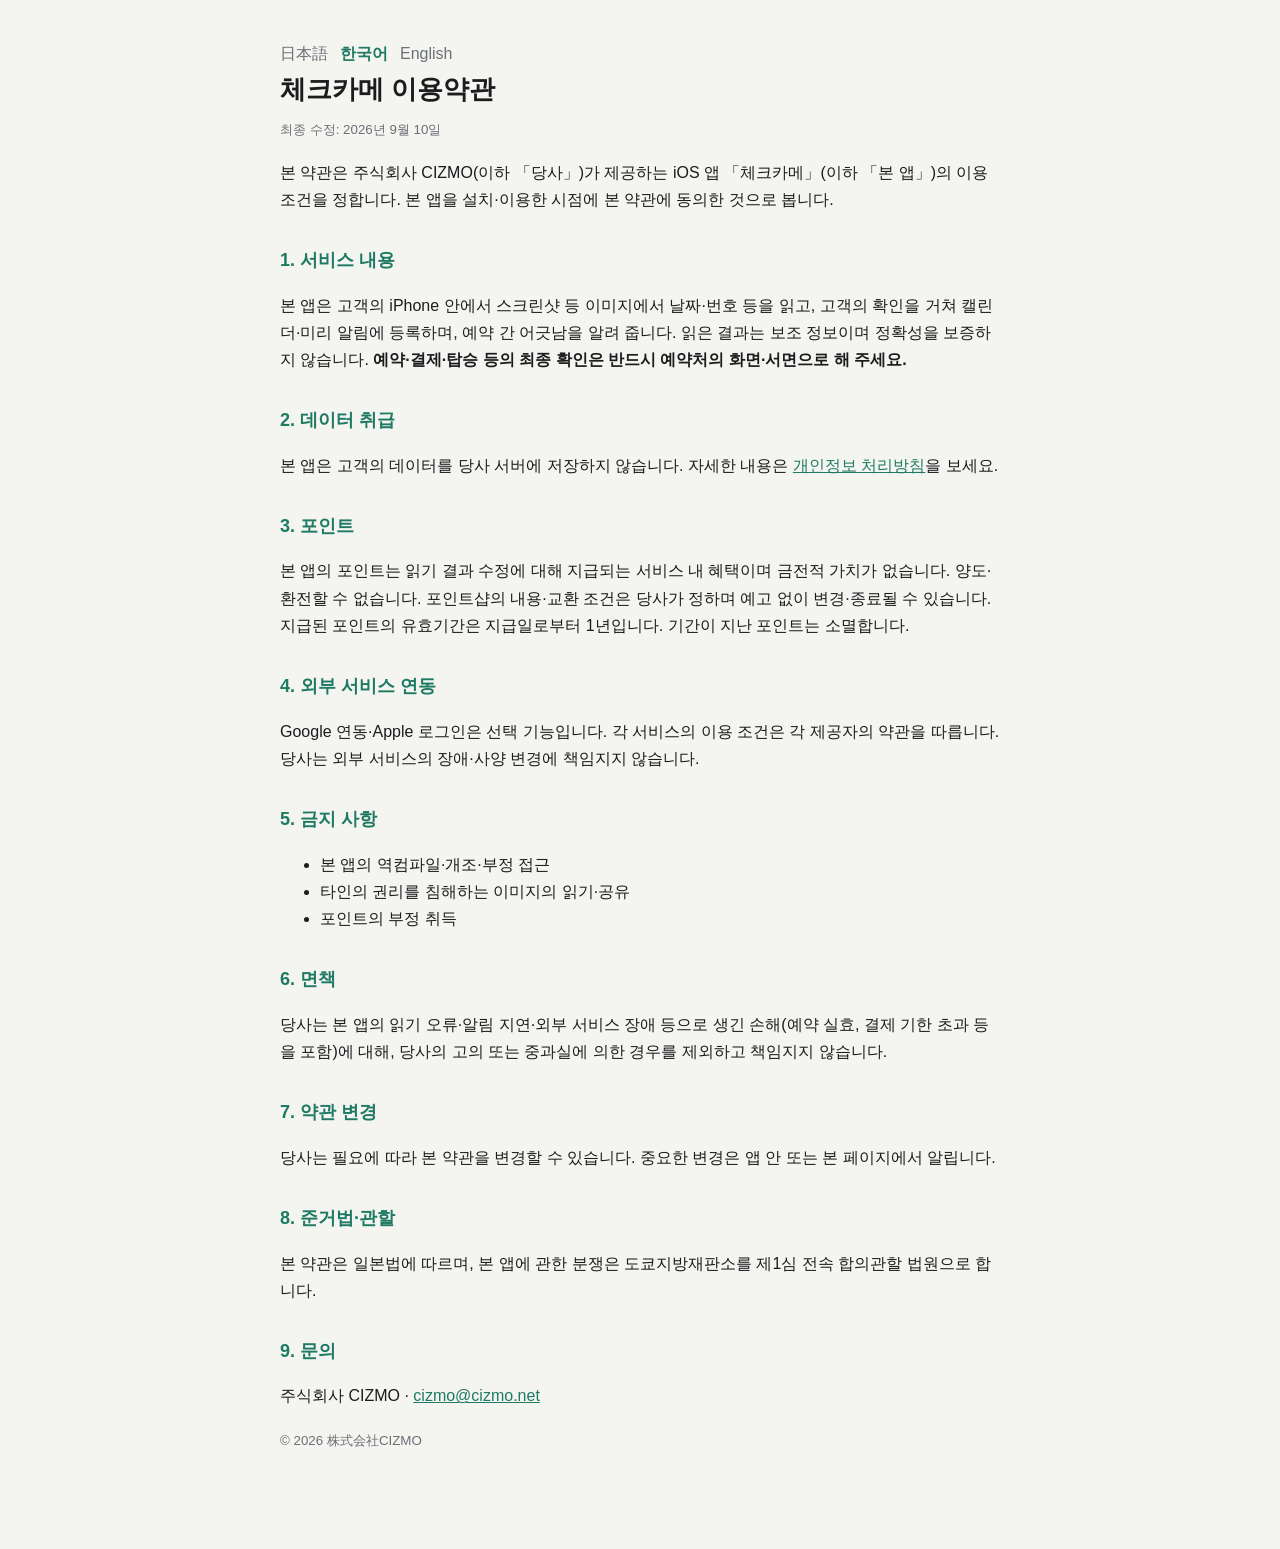
<file: checkame/terms.ko.html>
<!doctype html><html lang="ko"><head><meta charset="utf-8"><meta name="viewport" content="width=device-width,initial-scale=1"><title>이용약관 — 체크카메</title><style>
:root{--accent:#1E7A63;--ink:#1B1C1E;--sub:#6B7076;--bg:#F4F4F1;--line:#E5E5E1}
body{margin:0;background:var(--bg);color:var(--ink);font:16px/1.7 -apple-system,"Hiragino Sans","Apple SD Gothic Neo",sans-serif}
main{max-width:720px;margin:0 auto;padding:40px 20px 80px}
h1{font-size:26px;margin:0 0 4px}h2{font-size:18px;margin:32px 0 8px;color:var(--accent)}
p,li{color:var(--ink)}small{color:var(--sub)}
.card{background:#fff;border:1px solid var(--line);border-radius:12px;padding:20px 24px;margin:16px 0}
nav a{color:var(--sub);margin-right:12px;text-decoration:none}nav a.on{color:var(--accent);font-weight:600}
a{color:var(--accent)}
</style></head><body><main><nav><a href="terms.ja.html" class="">日本語</a><a href="terms.ko.html" class="on">한국어</a><a href="terms.en.html" class="">English</a></nav>
<h1>체크카메 이용약관</h1><small>최종 수정: 2026년 9월 10일</small>
<p>본 약관은 주식회사 CIZMO(이하 「당사」)가 제공하는 iOS 앱 「체크카메」(이하 「본 앱」)의 이용 조건을 정합니다. 본 앱을 설치·이용한 시점에 본 약관에 동의한 것으로 봅니다.</p>
<h2>1. 서비스 내용</h2><p>본 앱은 고객의 iPhone 안에서 스크린샷 등 이미지에서 날짜·번호 등을 읽고, 고객의 확인을 거쳐 캘린더·미리 알림에 등록하며, 예약 간 어긋남을 알려 줍니다. 읽은 결과는 보조 정보이며 정확성을 보증하지 않습니다. <b>예약·결제·탑승 등의 최종 확인은 반드시 예약처의 화면·서면으로 해 주세요.</b></p>
<h2>2. 데이터 취급</h2><p>본 앱은 고객의 데이터를 당사 서버에 저장하지 않습니다. 자세한 내용은 <a href="privacy.ko.html">개인정보 처리방침</a>을 보세요.</p>
<h2>3. 포인트</h2><p>본 앱의 포인트는 읽기 결과 수정에 대해 지급되는 서비스 내 혜택이며 금전적 가치가 없습니다. 양도·환전할 수 없습니다. 포인트샵의 내용·교환 조건은 당사가 정하며 예고 없이 변경·종료될 수 있습니다. 지급된 포인트의 유효기간은 지급일로부터 1년입니다. 기간이 지난 포인트는 소멸합니다.</p>
<h2>4. 외부 서비스 연동</h2><p>Google 연동·Apple 로그인은 선택 기능입니다. 각 서비스의 이용 조건은 각 제공자의 약관을 따릅니다. 당사는 외부 서비스의 장애·사양 변경에 책임지지 않습니다.</p>
<h2>5. 금지 사항</h2><ul><li>본 앱의 역컴파일·개조·부정 접근</li><li>타인의 권리를 침해하는 이미지의 읽기·공유</li><li>포인트의 부정 취득</li></ul>
<h2>6. 면책</h2><p>당사는 본 앱의 읽기 오류·알림 지연·외부 서비스 장애 등으로 생긴 손해(예약 실효, 결제 기한 초과 등을 포함)에 대해, 당사의 고의 또는 중과실에 의한 경우를 제외하고 책임지지 않습니다.</p>
<h2>7. 약관 변경</h2><p>당사는 필요에 따라 본 약관을 변경할 수 있습니다. 중요한 변경은 앱 안 또는 본 페이지에서 알립니다.</p>
<h2>8. 준거법·관할</h2><p>본 약관은 일본법에 따르며, 본 앱에 관한 분쟁은 도쿄지방재판소를 제1심 전속 합의관할 법원으로 합니다.</p>
<h2>9. 문의</h2><p>주식회사 CIZMO · <a href="mailto:cizmo@cizmo.net">cizmo@cizmo.net</a></p>
<p><small>© 2026 株式会社CIZMO</small></p></main></body></html>
</file>
